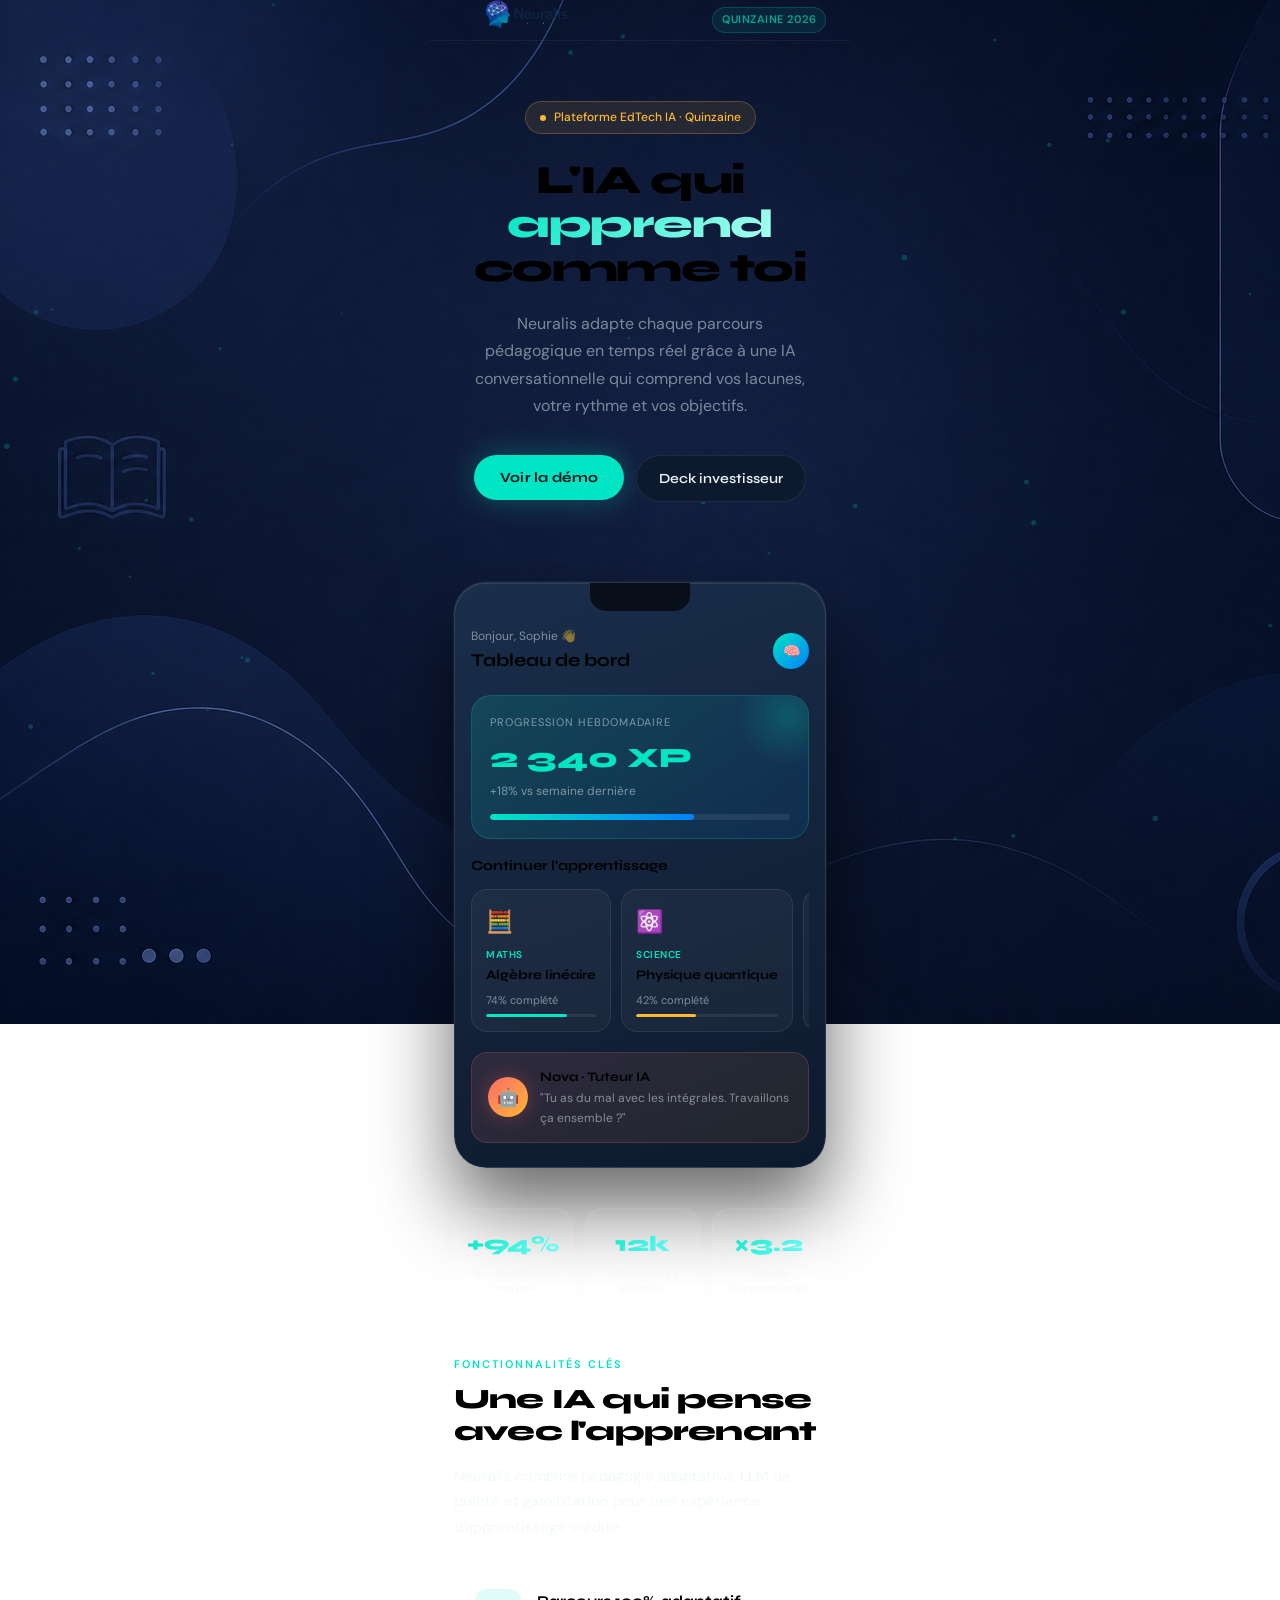
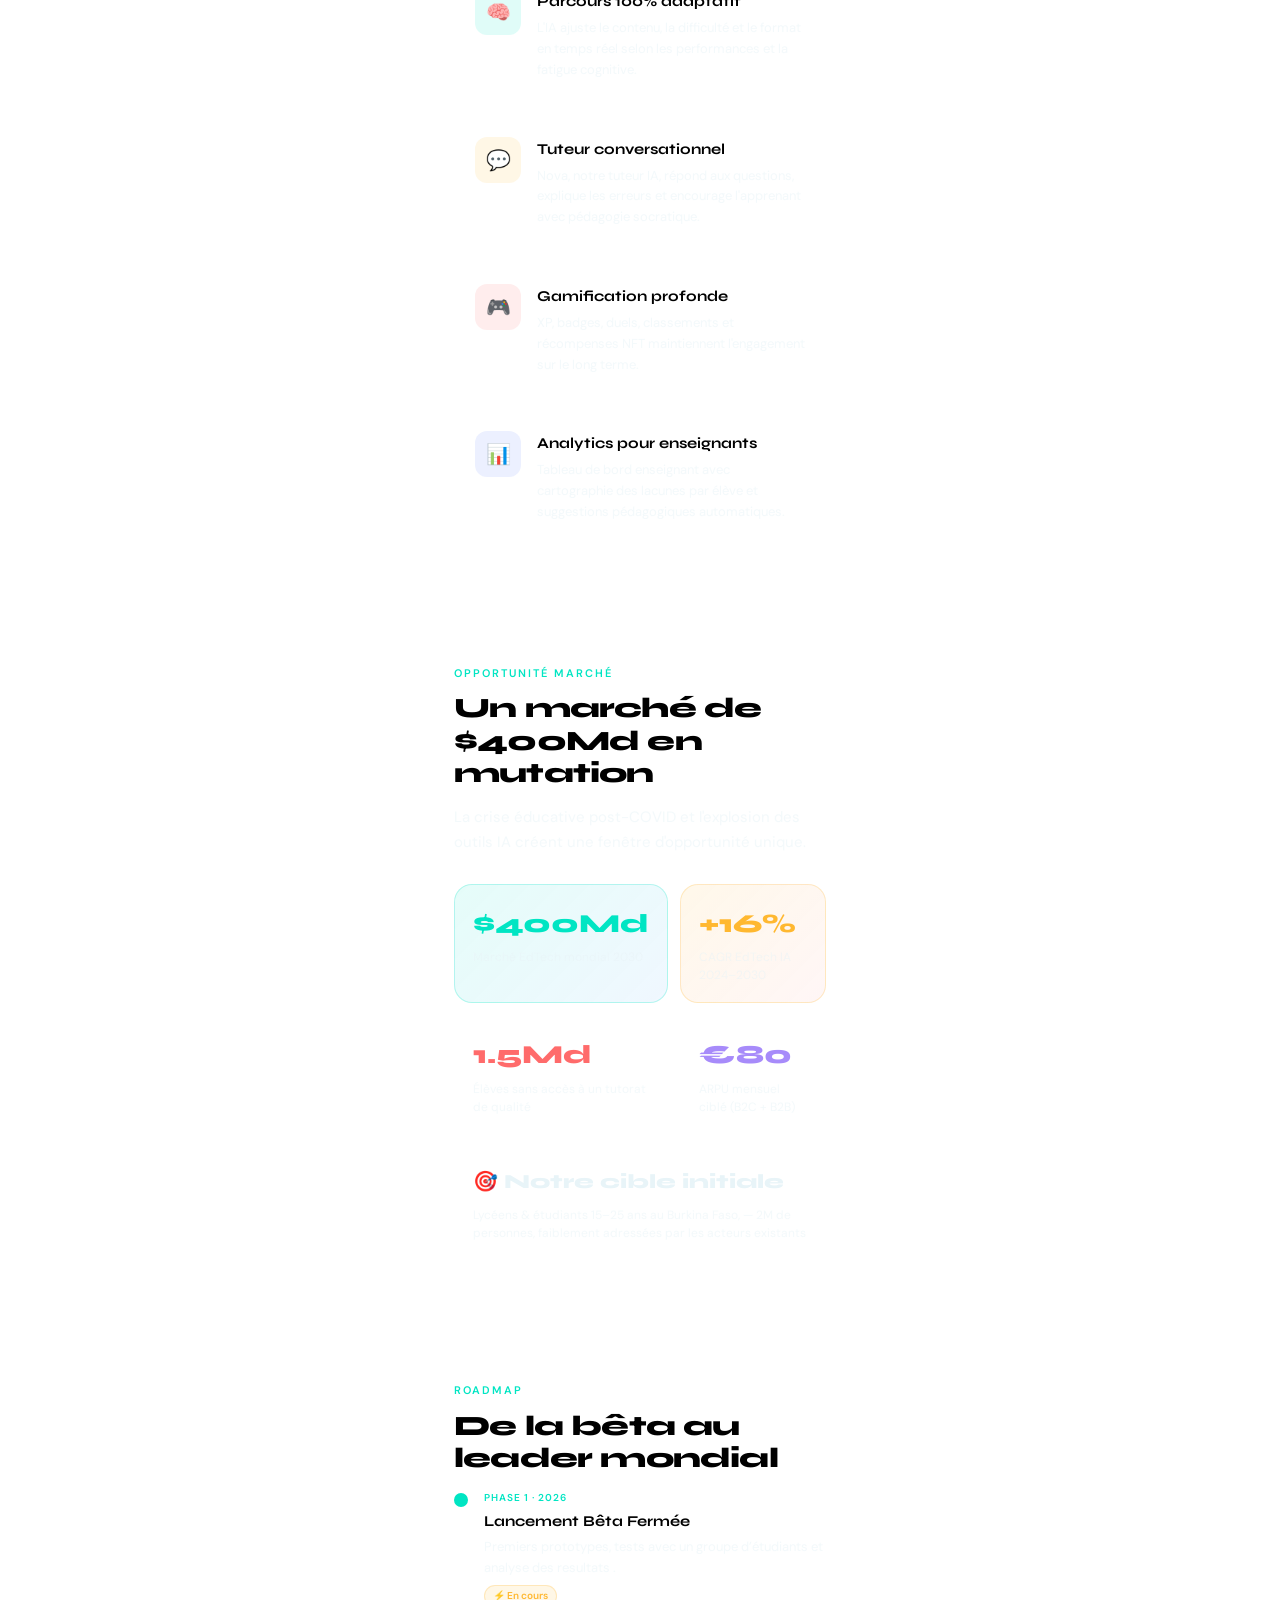
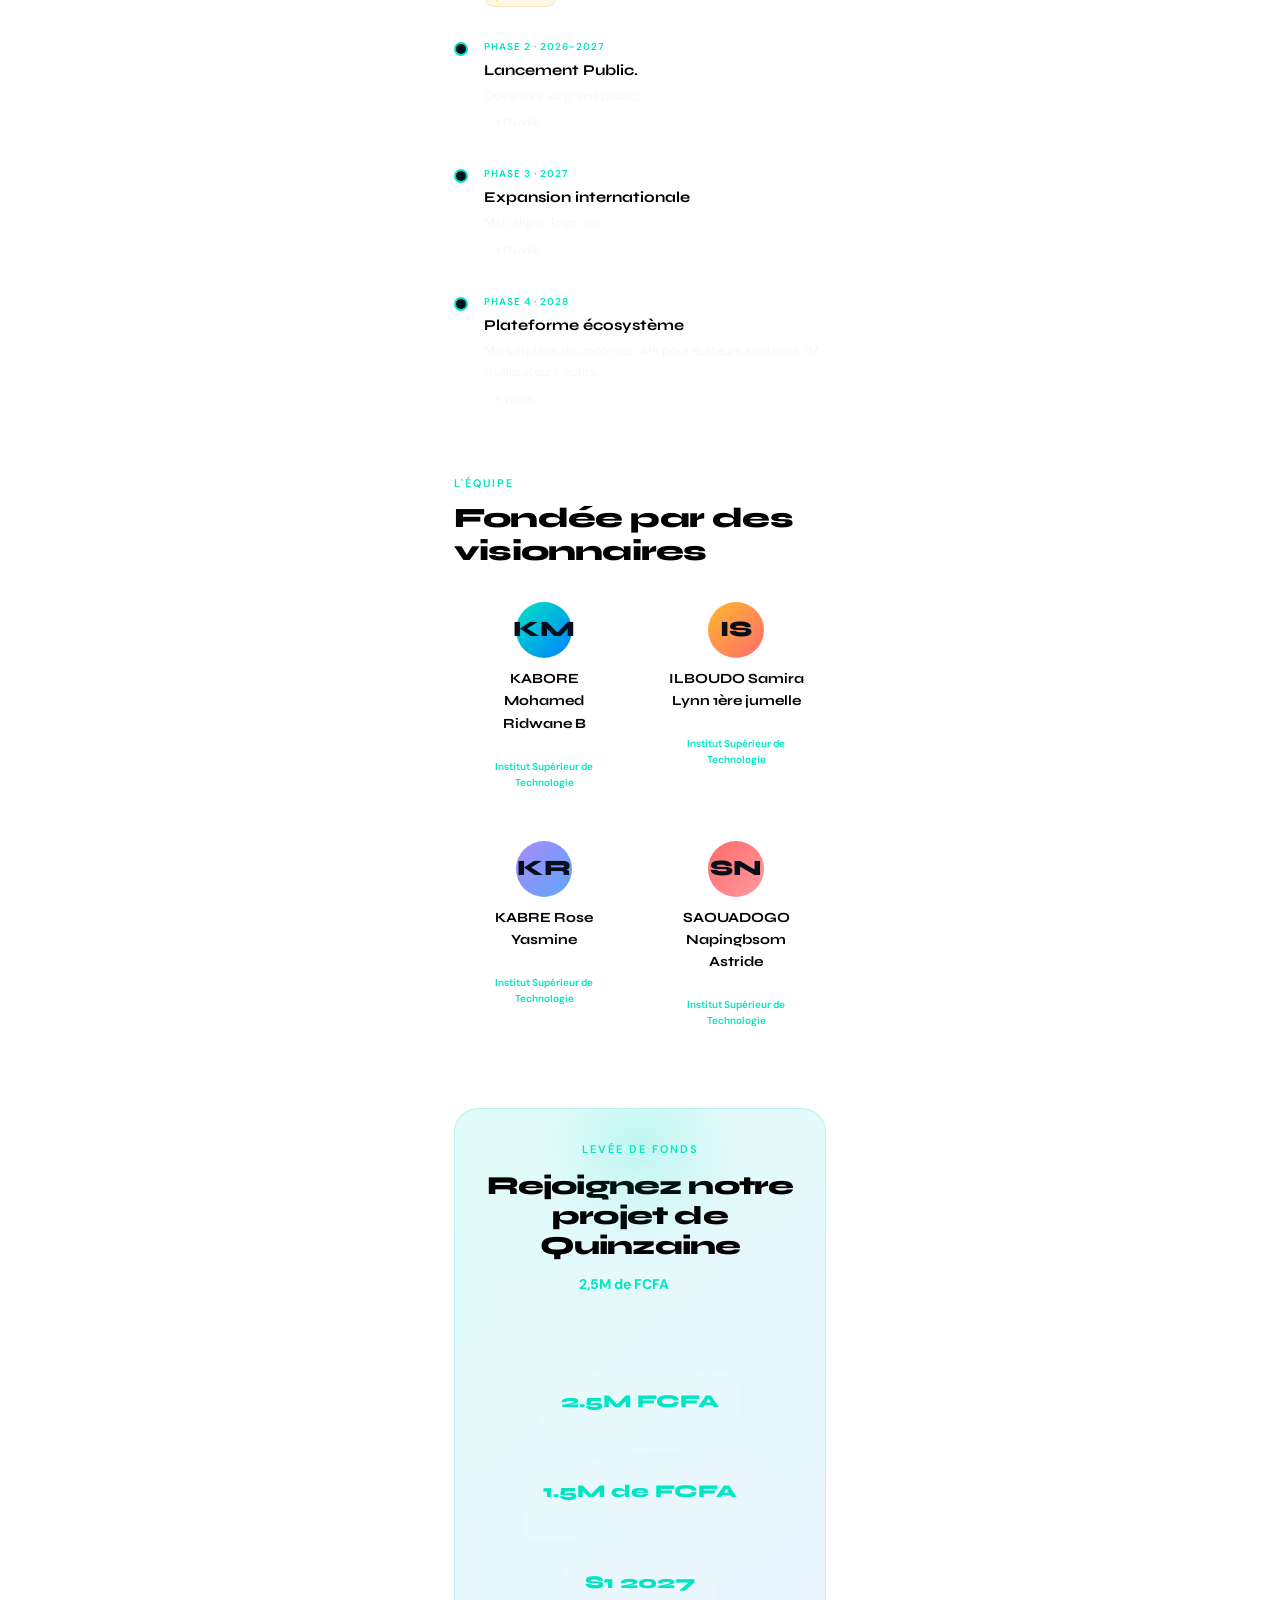
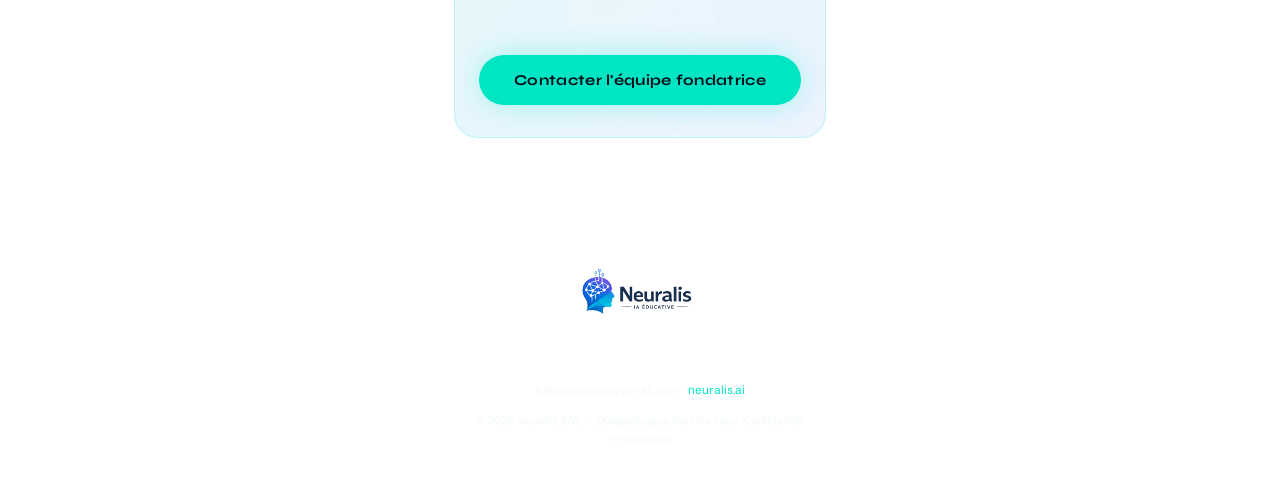
<file: index.html>
<!DOCTYPE html>
<html lang="fr">
<head>
<meta charset="UTF-8">
<meta name="viewport" content="width=device-width, initial-scale=1.0">
<title>Neuralis — L'éducation réinventée par l'IA</title>
<link rel="stylesheet" href="style.css">
<link href="https://fonts.googleapis.com/css2?family=Syne:wght@400;600;700;800&family=DM+Sans:ital,wght@0,300;0,400;0,500;1,300&display=swap" rel="stylesheet">
</head>
<body>
<canvas id="neural-bg"></canvas>
<div class="page">
  <!-- NAV -->
  <nav>
    <div class="logo">
      <img src="assets/logo1.png" width="150px" alt="">
    </div>
    <div class="beta-badge">quinzaine 2026</div>
  </nav>
  <!-- HERO -->
  <div class="hero">
    <div class="hero-eyebrow">Plateforme EdTech IA · Quinzaine</div>
    <h1>L'IA qui <em>apprend</em><br>comme toi</h1>
    <p>Neuralis adapte chaque parcours pédagogique en temps réel grâce à une IA conversationnelle qui comprend vos lacunes, votre rythme et vos objectifs.</p>
    <div class="hero-cta">
      <form action="demo.html">
      <button class="btn-primary">Voir la démo</button>
      </form>
      <form action="deck.html">
      <button class="btn-ghost">Deck investisseur</button>
      </form>
    </div>
  </div>
  <!-- PHONE MOCKUP -->
  <div class="mockup-wrap">
    <div class="phone-frame">
      <div class="phone-notch"></div>
      <div class="app-screen">
        <div class="app-header">
          <div>
            <div class="app-greeting">Bonjour, Sophie 👋</div>
            <div class="app-name">Tableau de bord</div>
          </div>
          <div class="app-avatar">🧠</div>
        </div>
        <div class="xp-card">
          <div class="xp-label">Progression hebdomadaire</div>
          <div class="xp-value">2 340 XP</div>
          <div class="xp-sub">+18% vs semaine dernière</div>
          <div class="xp-bar-bg"><div class="xp-bar"></div></div>
        </div>
        <div class="app-section-title">Continuer l'apprentissage</div>
        <div class="course-row">
          <div class="course-card">
            <div class="course-icon">🧮</div>
            <div class="course-tag">Maths</div>
            <div class="course-name">Algèbre linéaire</div>
            <div class="course-prog">74% complété</div>
            <div class="mini-bar"><div class="mini-fill" style="width:74%"></div></div>
          </div>
          <div class="course-card">
            <div class="course-icon">⚛️</div>
            <div class="course-tag">Science</div>
            <div class="course-name">Physique quantique</div>
            <div class="course-prog">42% complété</div>
            <div class="mini-bar"><div class="mini-fill" style="width:42%; background:var(--amber);"></div></div>
          </div>
          <div class="course-card">
            <div class="course-icon">🌍</div>
            <div class="course-tag">Histoire</div>
            <div class="course-name">XX siècle</div>
            <div class="course-prog">20% complété</div>
            <div class="mini-bar"><div class="mini-fill" style="width:20%; background:var(--coral);"></div></div>
          </div>
        </div>
        <div class="ai-tutor-card">
          <div class="ai-orb">🤖</div>
          <div class="ai-tutor-text">
            <strong>Nova · Tuteur IA</strong>
            <span>"Tu as du mal avec les intégrales. Travaillons ça ensemble ?"</span>
          </div>
        </div>
      </div>
    </div>
  </div>
  <!-- STATS -->
  <div class="stats-strip">
    <div class="stat-box">
      <span class="stat-num">+94%</span>
      <div class="stat-label">Taux de rétention moyen</div>
    </div>
    <div class="stat-box">
      <span class="stat-num">12k</span>
      <div class="stat-label">Bêta-testeurs attendus</div>
    </div>
    <div class="stat-box">
      <span class="stat-num">×3.2</span>
      <div class="stat-label">Vitesse d'apprentissage</div>
    </div>
  </div>
  <!-- FEATURES -->
  <section>
    <div class="section-label">Fonctionnalités clés</div>
    <h2>Une IA qui pense<br>avec l'apprenant</h2>
    <p class="section-desc">Neuralis combine pédagogie adaptative, LLM de pointe et gamification pour une expérience d'apprentissage inédite.</p>
    <div class="feature-list">
      <div class="feature-card anim-reveal">
        <div class="feature-icon fi-cyan">🧠</div>
        <div class="feature-text">
          <h3>Parcours 100% adaptatif</h3>
          <p>L'IA ajuste le contenu, la difficulté et le format en temps réel selon les performances et la fatigue cognitive.</p>
        </div>
      </div>
      <div class="feature-card anim-reveal">
        <div class="feature-icon fi-amber">💬</div>
        <div class="feature-text">
          <h3>Tuteur conversationnel</h3>
          <p>Nova, notre tuteur IA, répond aux questions, explique les erreurs et encourage l'apprenant avec pédagogie socratique.</p>
        </div>
      </div>
      <div class="feature-card anim-reveal">
        <div class="feature-icon fi-coral">🎮</div>
        <div class="feature-text">
          <h3>Gamification profonde</h3>
          <p>XP, badges, duels, classements et récompenses NFT maintiennent l'engagement sur le long terme.</p>
        </div>
      </div>
      <div class="feature-card anim-reveal">
        <div class="feature-icon fi-blue">📊</div>
        <div class="feature-text">
          <h3>Analytics pour enseignants</h3>
          <p>Tableau de bord enseignant avec cartographie des lacunes par élève et suggestions pédagogiques automatiques.</p>
        </div>
      </div>
    </div>
  </section>
  <div class="divider"></div>
  <!-- MARKET -->
  <section>
    <div class="section-label">Opportunité marché</div>
    <h2>Un marché de<br>$400Md en mutation</h2>
    <p class="section-desc">La crise éducative post-COVID et l'explosion des outils IA créent une fenêtre d'opportunité unique.</p>
    <div class="market-grid anim-reveal">
      <div class="market-tile accent">
        <span class="big">$400Md</span>
        <div class="lbl">Marché EdTech mondial 2030</div>
      </div>
      <div class="market-tile amber-accent">
        <span class="big">+16%</span>
        <div class="lbl">CAGR EdTech IA 2024–2030</div>
      </div>
      <div class="market-tile">
        <span class="big" style="color:var(--coral)">1.5Md</span>
        <div class="lbl">Élèves sans accès à un tutorat de qualité</div>
      </div>
      <div class="market-tile">
        <span class="big" style="color:#a78bfa">€80</span>
        <div class="lbl">ARPU mensuel ciblé (B2C + B2B)</div>
      </div>
      <div class="market-tile wide" style="background:rgba(255,255,255,0.03); border-color:var(--border);">
        <span class="big" style="color:var(--text); font-size:20px;">🎯 Notre cible initiale</span>
        <div class="lbl" style="margin-top:8px;">Lycéens & étudiants 15–25 ans au Burkina Faso, — 2M de personnes, faiblement adressées par les acteurs existants</div>
      </div>
    </div>
  </section>
  <div class="divider"></div>
  <!-- TESTIMONIALS -->
  <!--
  <section>
    <div class="section-label">Retours bêta</div>
    <h2>Ce que disent<br>nos premiers utilisateurs</h2>
    <div class="testi-list">
      <div class="testi-card anim-reveal">
        <div class="testi-stars">★★★★★</div>
        <div class="testi-quote">« Neuralis a compris que je bloquais sur les fractions en 3 questions. Mon prof ne l'avait pas vu en 3 mois. »</div>
        <div class="testi-author">
          <div class="testi-avatar av1">S</div>
          <div class="testi-info">
            <div class="name">Sophie M.</div>
            <div class="role">Lycéenne, Terminale S · Paris</div>
          </div>
        </div>
      </div>
      <div class="testi-card anim-reveal">
        <div class="testi-stars">★★★★★</div>
        <div class="testi-quote">« Je prépare mes cours avec les analytics Neuralis. Je sais exactement où chaque élève en est. »</div>
        <div class="testi-author">
          <div class="testi-avatar av2">A</div>
          <div class="testi-info">
            <div class="name">Alexandre D.</div>
            <div class="role">Professeur de Maths · Lycée Carnot, Lyon</div>
          </div>
        </div>
      </div>
      <div class="testi-card anim-reveal">
        <div class="testi-stars">★★★★☆</div>
        <div class="testi-quote">« L'interface est addictive. Mon fils demande à faire ses devoirs tout seul maintenant. Je n'y croyais pas. »</div>
        <div class="testi-author">
          <div class="testi-avatar av3">N</div>
          <div class="testi-info">
            <div class="name">Nadia B.</div>
            <div class="role">Parent · Marseille</div>
          </div>
        </div>
      </div>
    </div>
  </section>
  <div class="divider"></div>
  -->
  <!-- ROADMAP -->
  <section>
    <div class="section-label">Roadmap</div>
    <h2>De la bêta au<br>leader mondial</h2>
    <div class="roadmap">
      <div class="roadmap-item anim-reveal">
        <div class="rm-track"><div class="rm-dot filled"></div><div class="rm-line"></div></div>
        <div class="rm-content">
          <div class="rm-phase">Phase 1 · 2026</div>
          <div class="rm-title">Lancement Bêta Fermée</div>
          <div class="rm-desc">Premiers prototypes, tests avec un groupe d’étudiants et analyse des resultats .</div>
          <span class="rm-badge rm-now">⚡ En cours</span>
        </div>
      </div>
      <div class="roadmap-item anim-reveal">
        <div class="rm-track"><div class="rm-dot"></div><div class="rm-line"></div></div>
        <div class="rm-content">
          <div class="rm-phase">Phase 2 · 2026-2027</div>
          <div class="rm-title">Lancement Public.</div>
          <div class="rm-desc">Ouverture au grand public.</div>
          <span class="rm-badge rm-next">→ Planifié</span>
        </div>
      </div>
      <div class="roadmap-item anim-reveal">
        <div class="rm-track"><div class="rm-dot"></div><div class="rm-line"></div></div>
        <div class="rm-content">
          <div class="rm-phase">Phase 3 · 2027</div>
          <div class="rm-title">Expansion internationale</div>
          <div class="rm-desc">Mali, Niger, Togo, etc.</div>
          <span class="rm-badge rm-next">→ Planifié</span>
        </div>
      </div>
      <div class="roadmap-item anim-reveal">
        <div class="rm-track"><div class="rm-dot"></div></div>
        <div class="rm-content">
          <div class="rm-phase">Phase 4 · 2028</div>
          <div class="rm-title">Plateforme écosystème</div>
          <div class="rm-desc">Marketplace de contenus, API pour éditeurs scolaires, 1M d'utilisateurs actifs.</div>
          <span class="rm-badge rm-next">→ Vision</span>
        </div>
      </div>
    </div>
  </section>
  <!-- TEAM -->
  <section>
    <div class="section-label">L'équipe</div>
    <h2>Fondée par des<br>visionnaires</h2>
    <div class="team-grid anim-reveal">
      <div class="team-card">
        <div class="team-photo tp1">KM</div>
        <div class="name">KABORE Mohamed Ridwane B</div>
        <div class="role">CEO & Co-fondateur</div>
        <div class="school">Institut Supérieur de Technologie</div>
      </div>
      <div class="team-card">
        <div class="team-photo tp2">IS</div>
        <div class="name">ILBOUDO Samira Lynn 1ère jumelle</div>
        <div class="role">CTO & Co-fondatrice</div>
        <div class="school">Institut Supérieur de Technologie</div>
      </div>
      <div class="team-card">
        <div class="team-photo tp3">KR</div>
        <div class="name">KABRE Rose Yasmine</div>
        <div class="role">CPO & Co-fondatrice</div>
        <div class="school">Institut Supérieur de Technologie</div>
      </div>
      <div class="team-card">
        <div class="team-photo tp4">SN</div>
        <div class="name">SAOUADOGO Napingbsom Astride</div>
        <div class="role">HOP & Co-fondatrice</div>
        <div class="school">Institut Supérieur de Technologie</div>
      </div>
    </div>
  </section>
  <!-- INVEST CTA -->
  <div class="invest-section anim-reveal">
    <div class="section-label" style="justify-content:center; display:block; margin-bottom:12px;">Levée de fonds</div>
    <h2>Rejoignez notre<br>projet de Quinzaine</h2>
    <p>Nous levons <strong style="color:var(--cyan)">2,5M de FCFA</strong> pour accélérer le développement produit, les partenariats B2B et l'expansion en Afrique francophone.</p>
    <div class="invest-row">
      <div class="invest-kpi">
        <div class="k-val">2.5M FCFA</div>
        <div class="k-lbl">Objectif Quinzaine</div>
      </div>
      <div class="invest-kpi">
        <div class="k-val">1.5M de FCFA</div>
        <div class="k-lbl">Pour la phase 1</div>
      </div>
      <div class="invest-kpi">
        <div class="k-val">S1 2027</div>
        <div class="k-lbl">Lancement cible</div>
      </div>
    </div>
    <button class="btn-primary" style="width:100%; padding:16px; font-size:15px;">Contacter l'équipe fondatrice</button>
  </div>
  <!-- FOOTER -->
  <footer>
    <div class="footer-logo">
      <img src="assets/logo1.png" width="200" alt="">
    </div>
    <p>kaboridwane@gmail.com · <a href="#">neuralis.ai</a></p>
    <p style="margin-top:12px; font-size:11px;">© 2026 Neuralis SAS — Ouagadougou, Burkina Faso. Confidentiel investisseur.</p>
  </footer>
</div>
<script src="script.js"></script>
</body>
</html>
</file>
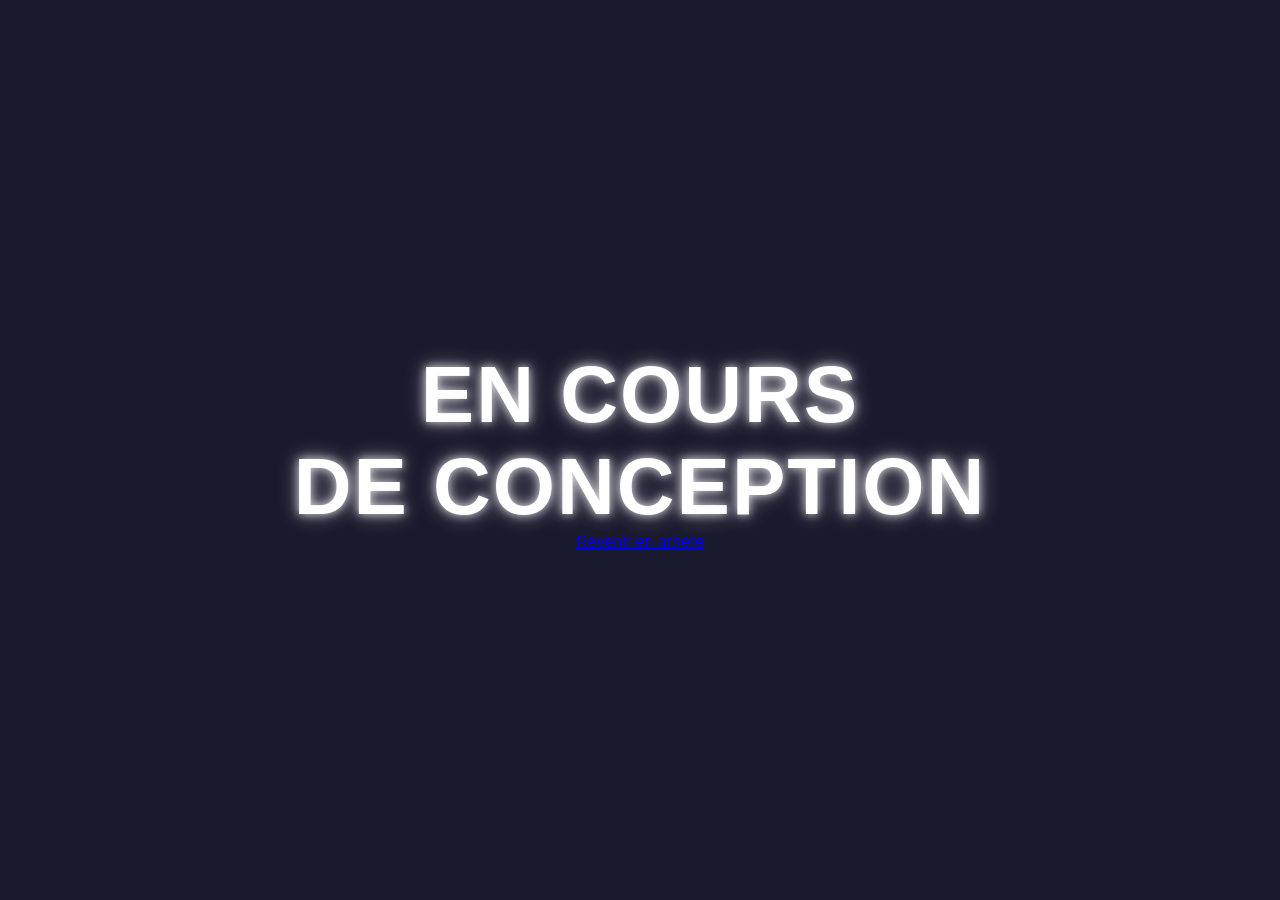
<file: deck.html>
<!DOCTYPE html>
<html lang="fr">
<head>
    <meta charset="UTF-8">
    <meta name="viewport" content="width=device-width, initial-scale=1.0">
    <title>deck investisseurs</title>
    <style>
        /* Réinitialisation de base pour utiliser tout l'écran */
        body, html {
            margin: 0;
            padding: 0;
            height: 100%;
            width: 100%;
            overflow: hidden; /* Empêche les barres de défilement */
            display: flex;
            justify-content: center;
            align-items: center;
            font-family: 'Montserrat', sans-serif; /* Une police moderne et grasse */
            background-color: #1a1a2e; /* Couleur de fond de sécurité */
        }

        /* --- Animation de l'arrière-plan flou --- */
        .background-animated {
            position: fixed;
            top: -10%; /* Légèrement plus grand pour éviter les bords blancs lors du mouvement */
            left: -10%;
            width: 120%;
            height: 120%;
            /* Dégradé de couleurs vives */
            background: linear-gradient(45deg, #ff007f, #7a00ff, #00e5ff, #ff007f);
            background-size: 400% 400%; /* Taille nécessaire pour l'animation de déplacement */
            filter: blur(80px); /* Applique le flou puissant */
            z-index: -1; /* Place le fond derrière le texte */
            
            /* Liaison de l'animation CSS */
            animation: gradientMovement 15s ease infinite;
        }

        /* Définition des étapes de l'animation du fond */
        @keyframes gradientMovement {
            0% {
                background-position: 0% 50%;
            }
            50% {
                background-position: 100% 50%;
            }
            100% {
                background-position: 0% 50%;
            }
        }

        /* --- Style et Animation du texte --- */
        .text-container {
            text-align: center;
            padding: 20px;
        }

        h1 {
            color: white;
            text-transform: uppercase; /* Tout en majuscules */
            font-size: 5rem; /* Taille très grande */
            font-weight: 900;
            letter-spacing: 2px;
            margin: 0;
            
            /* Ajout d'une lueur initiale pour la lisibilité */
            text-shadow: 0 0 10px rgba(255, 255, 255, 0.8),
                         0 0 20px rgba(255, 255, 255, 0.5);
            
            /* Liaison de l'animation CSS pour le texte */
            animation: textPulse 3s ease-in-out infinite;
        }

        /* Définition des étapes de l'animation du texte (pulsation lumineuse) */
        @keyframes textPulse {
            0%, 100% {
                text-shadow: 0 0 10px rgba(255, 255, 255, 0.8),
                             0 0 20px rgba(255, 255, 255, 0.5);
                transform: scale(1);
            }
            50% {
                text-shadow: 0 0 20px rgba(255, 255, 255, 1),
                             0 0 40px rgba(0, 229, 255, 0.8),
                             0 0 60px rgba(0, 229, 255, 0.6);
                transform: scale(1.02); /* Léger grossissement pour accentuer l'effet */
            }
        }

        /* Optimisation pour les écrans mobiles */
        @media (max-width: 768px) {
            h1 {
                font-size: 2.5rem;
            }
        }
    </style>
</head>
<body>

    <div class="background-animated"></div>

    <div class="text-container">
        <h1>En cours<br>de conception</h1>
      <a href="neuralis.html">Revenir en arrière</a>
    </div>

</body>
</html>
</file>
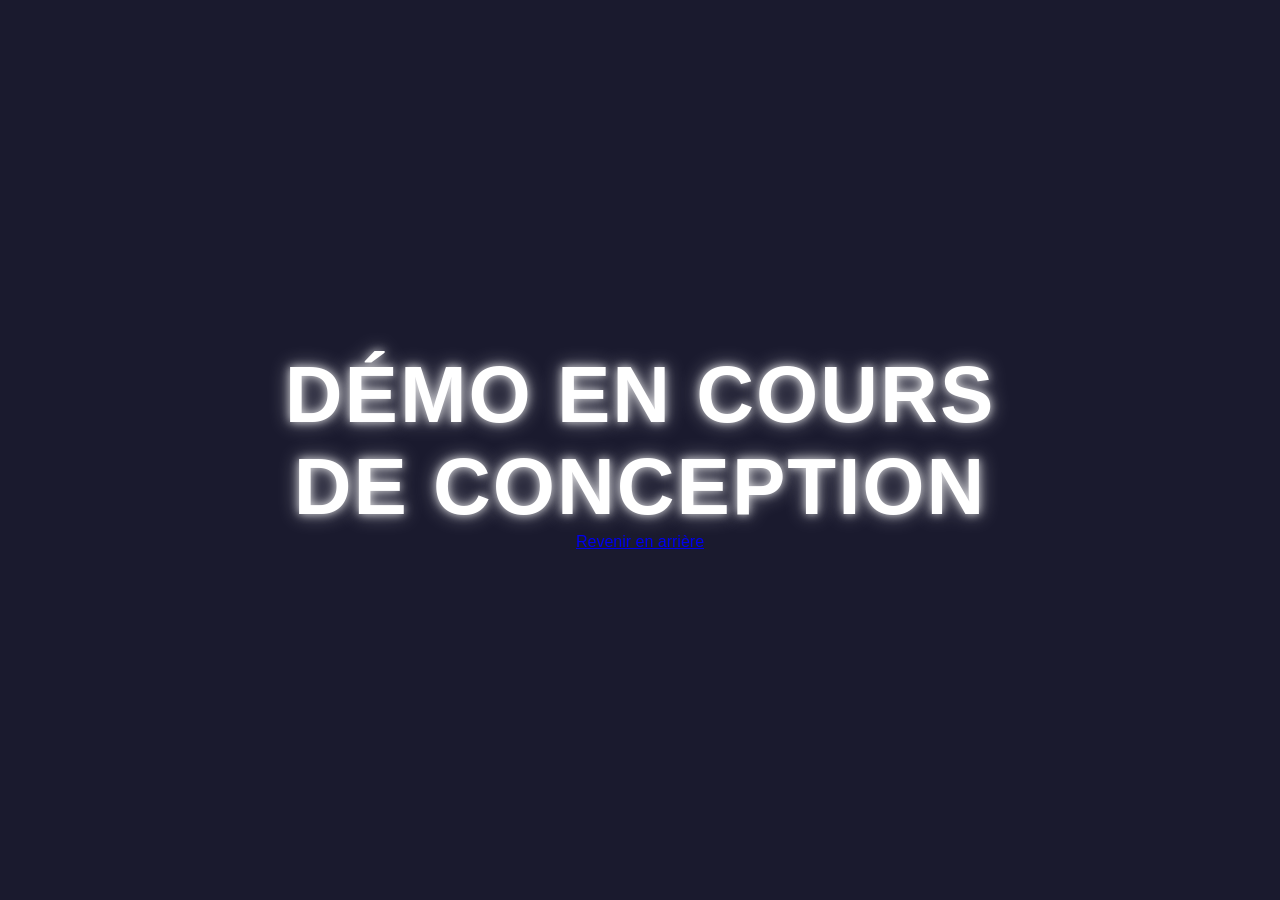
<file: demo.html>
<!DOCTYPE html>
<html lang="fr">
<head>
    <meta charset="UTF-8">
    <meta name="viewport" content="width=device-width, initial-scale=1.0">
    <title>Démo Neuralis</title>
    <style>
        /* Réinitialisation de base pour utiliser tout l'écran */
        body, html {
            margin: 0;
            padding: 0;
            height: 100%;
            width: 100%;
            overflow: hidden; /* Empêche les barres de défilement */
            display: flex;
            justify-content: center;
            align-items: center;
            font-family: 'Montserrat', sans-serif; /* Une police moderne et grasse */
            background-color: #1a1a2e; /* Couleur de fond de sécurité */
        }

        /* --- Animation de l'arrière-plan flou --- */
        .background-animated {
            position: fixed;
            top: -10%; /* Légèrement plus grand pour éviter les bords blancs lors du mouvement */
            left: -10%;
            width: 120%;
            height: 120%;
            /* Dégradé de couleurs vives */
            background: linear-gradient(45deg, #ff007f, #7a00ff, #00e5ff, #ff007f);
            background-size: 400% 400%; /* Taille nécessaire pour l'animation de déplacement */
            filter: blur(80px); /* Applique le flou puissant */
            z-index: -1; /* Place le fond derrière le texte */
            
            /* Liaison de l'animation CSS */
            animation: gradientMovement 15s ease infinite;
        }

        /* Définition des étapes de l'animation du fond */
        @keyframes gradientMovement {
            0% {
                background-position: 0% 50%;
            }
            50% {
                background-position: 100% 50%;
            }
            100% {
                background-position: 0% 50%;
            }
        }

        /* --- Style et Animation du texte --- */
        .text-container {
            text-align: center;
            padding: 20px;
        }

        h1 {
            color: white;
            text-transform: uppercase; /* Tout en majuscules */
            font-size: 5rem; /* Taille très grande */
            font-weight: 900;
            letter-spacing: 2px;
            margin: 0;
            
            /* Ajout d'une lueur initiale pour la lisibilité */
            text-shadow: 0 0 10px rgba(255, 255, 255, 0.8),
                         0 0 20px rgba(255, 255, 255, 0.5);
            
            /* Liaison de l'animation CSS pour le texte */
            animation: textPulse 3s ease-in-out infinite;
        }

        /* Définition des étapes de l'animation du texte (pulsation lumineuse) */
        @keyframes textPulse {
            0%, 100% {
                text-shadow: 0 0 10px rgba(255, 255, 255, 0.8),
                             0 0 20px rgba(255, 255, 255, 0.5);
                transform: scale(1);
            }
            50% {
                text-shadow: 0 0 20px rgba(255, 255, 255, 1),
                             0 0 40px rgba(0, 229, 255, 0.8),
                             0 0 60px rgba(0, 229, 255, 0.6);
                transform: scale(1.02); /* Léger grossissement pour accentuer l'effet */
            }
        }

        /* Optimisation pour les écrans mobiles */
        @media (max-width: 768px) {
            h1 {
                font-size: 2.5rem;
            }
        }
    </style>
</head>
<body>

    <div class="background-animated"></div>

    <div class="text-container">
        <h1>Démo en cours<br>de conception</h1>
        <a href="neuralis.html">Revenir en arrière</a>
    </div>

</body>
</html>
</file>
<file: style.css>
:root {
    --ink: #080f1a;
    --ink2: #0d1a2e;
    --surface: #0f2040;
    --card: rgba(255,255,255,0.04);
    --border: rgba(255,255,255,0.08);
    --cyan: #00e5c3;
    --amber: #ffb830;
    --coral: #ff6b6b;
    --text: #e8f4f8;
    --muted: rgba(232,244,248,0.5);
    --r: 18px;
    --max: 420px;
  }
  *, *::before, *::after { box-sizing: border-box; margin: 0; padding: 0; }

  html { scroll-behavior: smooth; }

  body {
    /*background: var(--ink);
    color: var(--text);*/
    background-image: url('assets/fond.png');
    background-attachment: fixed;
    background-repeat: no-repeat;
    font-family: 'DM Sans', sans-serif;
    font-weight: 400;
    line-height: 1.6;
    min-height: 100vh;
    overflow-x: hidden;
  }

  /* ── CANVAS BACKGROUND ── */
  #neural-bg {
    position: fixed;
    inset: 0;
    z-index: 0;
    pointer-events: none;
    opacity: 0.35;
  }

  .page { position: relative; z-index: 1; max-width: var(--max); margin: 0 auto; }

  /* ── NAV ── */
  nav {
    display: flex;
    align-items: center;
    justify-content: space-between;
    padding: 20px 24px;
    position: sticky;
    height:20px;
    top: 0;
    z-index: 100;
    opacity: 70%;
    border-bottom: 1px solid var(--border);
  }
  nav img{
    height: 80%;
  }
  .logo {
   
  }
  .logo span { color: var(--amber); -webkit-text-fill-color: var(--amber); }
  .beta-badge {
    background: rgba(0,229,195,0.12);
    border: 1px solid rgba(0,229,195,0.3);
    color: var(--cyan);
    font-size: 11px;
    font-weight: 600;
    padding: 3px 9px;
    border-radius: 20px;
    letter-spacing: 0.5px;
    text-transform: uppercase;
  }

  /* ── HERO ── */
  .hero {
    padding: 60px 24px 40px;
    text-align: center;
  }
  .hero-eyebrow {
    display: inline-flex;
    align-items: center;
    gap: 8px;
    background: rgba(255,184,48,0.1);
    border: 1px solid rgba(255,184,48,0.25);
    border-radius: 20px;
    padding: 6px 14px;
    font-size: 12px;
    font-weight: 500;
    color: var(--amber);
    margin-bottom: 24px;
    animation: fadeUp 0.8s ease both;
  }
  .hero-eyebrow::before {
    content: '';
    width: 6px; height: 6px;
    border-radius: 50%;
    background: var(--amber);
    animation: pulse 2s infinite;
  }
  @keyframes pulse {
    0%,100%{ opacity:1; transform:scale(1); }
    50%{ opacity:0.5; transform:scale(1.4); }
  }

  h1 {
    font-family: 'Syne', sans-serif;
    font-weight: 800;
    font-size: 40px;
    line-height: 1.1;
    letter-spacing: -1.5px;
    margin-bottom: 20px;
    animation: fadeUp 0.8s 0.1s ease both;
  }
  h1 em {
    font-style: normal;
    background: linear-gradient(135deg, var(--cyan) 0%, #a0ffee 50%, var(--cyan) 100%);
    background-size: 200%;
    -webkit-background-clip: text;
    -webkit-text-fill-color: transparent;
    animation: shimmer 3s infinite linear;
  }
  @keyframes shimmer {
    0%{ background-position: 0% 50%; }
    100%{ background-position: 200% 50%; }
  }

  .hero p {
    color: var(--muted);
    font-size: 16px;
    line-height: 1.7;
    max-width: 340px;
    margin: 0 auto 36px;
    animation: fadeUp 0.8s 0.2s ease both;
  }

  .hero-cta {
    display: flex;
    gap: 12px;
    justify-content: center;
    animation: fadeUp 0.8s 0.3s ease both;
  }
  .btn-primary {
    background: var(--cyan);
    color: var(--ink);
    font-family: 'Syne', sans-serif;
    font-weight: 700;
    font-size: 14px;
    padding: 14px 26px;
    border-radius: 50px;
    border: none;
    cursor: pointer;
    letter-spacing: 0.3px;
    transition: transform 0.2s, box-shadow 0.2s;
    box-shadow: 0 0 30px rgba(0,229,195,0.3);
  }
  .btn-primary:hover { transform: translateY(-2px); box-shadow: 0 0 40px rgba(0,229,195,0.5); }
  .btn-ghost {
    background-color: #0d1a2e;
    color: var(--text);
    font-family: 'Syne', sans-serif;
    font-weight: 600;
    font-size: 14px;
    padding: 14px 22px;
    border-radius: 50px;
    border: 1px solid var(--border);
    cursor: pointer;
    transition: border-color 0.2s, background 0.2s;
  }
  .btn-ghost:hover { border-color: var(--cyan); background-color: #5899f3; }

  /* ── APP MOCKUP ── */
  .mockup-wrap {
    padding: 40px 24px 0;
    animation: fadeUp 0.8s 0.4s ease both;
  }
  .phone-frame {
    background: linear-gradient(160deg, #1a2e4a 0%, #0d1a2e 100%);
    border-radius: 32px;
    border: 1.5px solid rgba(255,255,255,0.1);
    overflow: hidden;
    box-shadow: 0 40px 80px rgba(0,0,0,0.6), 0 0 0 1px rgba(255,255,255,0.05), inset 0 1px 0 rgba(255,255,255,0.1);
    position: relative;
  }
  .phone-notch {
    width: 100px; height: 28px;
    background: #080f1a;
    border-radius: 0 0 16px 16px;
    margin: 0 auto;
    position: relative;
    z-index: 2;
  }
  .app-screen { padding: 0 16px 24px; }
  .app-header {
    display: flex;
    align-items: center;
    justify-content: space-between;
    padding: 16px 0 20px;
  }
  .app-greeting { font-size: 12px; color: var(--muted); }
  .app-name { font-family: 'Syne', sans-serif; font-weight: 700; font-size: 18px; }
  .app-avatar {
    width: 36px; height: 36px;
    border-radius: 50%;
    background: linear-gradient(135deg, var(--cyan), #0080ff);
    display: flex; align-items: center; justify-content: center;
    font-size: 14px;
  }

  .xp-card {
    background: linear-gradient(135deg, rgba(0,229,195,0.15), rgba(0,128,255,0.1));
    border: 1px solid rgba(0,229,195,0.2);
    border-radius: 20px;
    padding: 18px;
    margin-bottom: 16px;
    position: relative;
    overflow: hidden;
  }
  .xp-card::after {
    content: '';
    position: absolute;
    top: -30px; right: -30px;
    width: 100px; height: 100px;
    background: radial-gradient(circle, rgba(0,229,195,0.2), transparent 70%);
    border-radius: 50%;
  }
  .xp-label { font-size: 11px; color: var(--muted); text-transform: uppercase; letter-spacing: 1px; margin-bottom: 4px; }
  .xp-value { font-family: 'Syne', sans-serif; font-weight: 800; font-size: 28px; color: var(--cyan); }
  .xp-sub { font-size: 12px; color: var(--muted); margin-top: 2px; }
  .xp-bar-bg { background: rgba(255,255,255,0.08); border-radius: 4px; height: 6px; margin-top: 12px; overflow: hidden; }
  .xp-bar { width: 68%; height: 100%; background: linear-gradient(90deg, var(--cyan), #0080ff); border-radius: 4px; animation: growBar 1.5s 1s ease both; }
  @keyframes growBar { from { width: 0%; } }

  .app-section-title { font-family: 'Syne', sans-serif; font-weight: 700; font-size: 14px; margin-bottom: 12px; }

  .course-row { display: flex; gap: 10px; overflow-x: auto; padding-bottom: 4px; scrollbar-width: none; }
  .course-row::-webkit-scrollbar { display: none; }
  .course-card {
    min-width: 130px;
    background: var(--card);
    border: 1px solid var(--border);
    border-radius: 16px;
    padding: 14px;
    flex-shrink: 0;
  }
  .course-icon { font-size: 22px; margin-bottom: 8px; }
  .course-tag { font-size: 10px; color: var(--cyan); font-weight: 600; text-transform: uppercase; letter-spacing: 0.5px; margin-bottom: 4px; }
  .course-name { font-family: 'Syne', sans-serif; font-weight: 700; font-size: 13px; line-height: 1.3; }
  .course-prog { font-size: 11px; color: var(--muted); margin-top: 8px; }
  .mini-bar { height: 3px; background: rgba(255,255,255,0.08); border-radius: 2px; margin-top: 4px; overflow: hidden; }
  .mini-fill { height: 100%; border-radius: 2px; background: var(--cyan); }

  .ai-tutor-card {
    background: linear-gradient(135deg, rgba(255,107,107,0.12), rgba(255,184,48,0.08));
    border: 1px solid rgba(255,107,107,0.2);
    border-radius: 16px;
    padding: 14px 16px;
    margin-top: 16px;
    display: flex;
    align-items: center;
    gap: 12px;
  }
  .ai-orb {
    width: 40px; height: 40px;
    border-radius: 50%;
    background: linear-gradient(135deg, var(--coral), var(--amber));
    flex-shrink: 0;
    display: flex; align-items: center; justify-content: center;
    font-size: 18px;
    box-shadow: 0 0 20px rgba(255,107,107,0.3);
  }
  .ai-tutor-text { font-size: 12px; }
  .ai-tutor-text strong { display: block; font-family: 'Syne', sans-serif; font-size: 13px; margin-bottom: 2px; }
  .ai-tutor-text span { color: var(--muted); }

  /* ── STATS STRIP ── */
  .stats-strip {
    display: grid;
    grid-template-columns: repeat(3, 1fr);
    gap: 12px;
    padding: 40px 24px;
  }
  .stat-box {
    background: var(--card);
    border: 1px solid var(--border);
    border-radius: var(--r);
    padding: 18px 12px;
    text-align: center;
    animation: fadeUp 0.6s ease both;
  }
  .stat-box:nth-child(1){ animation-delay: 0.1s; }
  .stat-box:nth-child(2){ animation-delay: 0.2s; }
  .stat-box:nth-child(3){ animation-delay: 0.3s; }
  .stat-num {
    font-family: 'Syne', sans-serif;
    font-weight: 800;
    font-size: 22px;
    background: linear-gradient(135deg, var(--cyan), #7fffff);
    -webkit-background-clip: text;
    -webkit-text-fill-color: transparent;
    display: block;
  }
  .stat-label { font-size: 11px; color: var(--muted); margin-top: 4px; line-height: 1.4; }

  /* ── SECTION ── */
  section { padding: 0 24px 60px; }
  .section-label {
    font-size: 11px;
    text-transform: uppercase;
    letter-spacing: 2px;
    color: var(--cyan);
    font-weight: 600;
    margin-bottom: 10px;
  }
  h2 {
    font-family: 'Syne', sans-serif;
    font-weight: 800;
    font-size: 28px;
    letter-spacing: -0.8px;
    line-height: 1.15;
    margin-bottom: 16px;
  }
  .section-desc { color: var(--muted); font-size: 15px; line-height: 1.7; margin-bottom: 28px; }

  /* ── FEATURE CARDS ── */
  .feature-list { display: flex; flex-direction: column; gap: 14px; }
  .feature-card {
    background: var(--card);
    border: 1px solid var(--border);
    border-radius: var(--r);
    padding: 20px;
    display: flex;
    gap: 16px;
    align-items: flex-start;
    transition: border-color 0.3s, background 0.3s;
    animation: fadeUp 0.6s ease both;
  }
  .feature-card:hover { border-color: rgba(0,229,195,0.3); background: rgba(0,229,195,0.04); }
  .feature-icon {
    width: 46px; height: 46px;
    border-radius: 12px;
    display: flex; align-items: center; justify-content: center;
    font-size: 20px;
    flex-shrink: 0;
  }
  .fi-cyan { background: rgba(0,229,195,0.12); }
  .fi-amber { background: rgba(255,184,48,0.12); }
  .fi-coral { background: rgba(255,107,107,0.12); }
  .fi-blue { background: rgba(100,130,255,0.12); }
  .feature-text h3 { font-family: 'Syne', sans-serif; font-weight: 700; font-size: 15px; margin-bottom: 5px; }
  .feature-text p { font-size: 13px; color: var(--muted); line-height: 1.6; }

  /* ── MARKET ── */
  .market-grid { display: grid; grid-template-columns: 1fr 1fr; gap: 12px; }
  .market-tile {
    background: var(--card);
    border: 1px solid var(--border);
    border-radius: var(--r);
    padding: 18px;
  }
  .market-tile.wide { grid-column: span 2; }
  .market-tile.accent { background: linear-gradient(135deg, rgba(0,229,195,0.1), rgba(0,128,255,0.06)); border-color: rgba(0,229,195,0.25); }
  .market-tile .big { font-family: 'Syne', sans-serif; font-weight: 800; font-size: 26px; color: var(--cyan); display: block; }
  .market-tile .lbl { font-size: 12px; color: var(--muted); margin-top: 4px; line-height: 1.5; }
  .market-tile.amber-accent .big { color: var(--amber); }
  .market-tile.amber-accent { background: linear-gradient(135deg, rgba(255,184,48,0.1), rgba(255,107,107,0.06)); border-color: rgba(255,184,48,0.25); }

  /* ── TESTIMONIALS ── */
  .testi-list { display: flex; flex-direction: column; gap: 14px; }
  .testi-card {
    background: var(--card);
    border: 1px solid var(--border);
    border-radius: var(--r);
    padding: 20px;
    animation: fadeUp 0.6s ease both;
  }
  .testi-stars { color: var(--amber); font-size: 13px; margin-bottom: 10px; }
  .testi-quote { font-size: 14px; line-height: 1.7; color: var(--text); font-style: italic; margin-bottom: 14px; }
  .testi-author { display: flex; align-items: center; gap: 10px; }
  .testi-avatar {
    width: 32px; height: 32px; border-radius: 50%;
    display: flex; align-items: center; justify-content: center;
    font-size: 13px; font-weight: 700; color: var(--ink);
    font-family: 'Syne', sans-serif;
  }
  .av1 { background: linear-gradient(135deg, var(--cyan), #0080ff); }
  .av2 { background: linear-gradient(135deg, var(--amber), var(--coral)); }
  .av3 { background: linear-gradient(135deg, #a78bfa, #60a5fa); }
  .testi-info .name { font-family: 'Syne', sans-serif; font-weight: 700; font-size: 13px; }
  .testi-info .role { font-size: 11px; color: var(--muted); }

  /* ── ROADMAP ── */
  .roadmap { display: flex; flex-direction: column; gap: 0; }
  .roadmap-item {
    display: flex;
    gap: 16px;
    position: relative;
    padding-bottom: 28px;
  }
  .roadmap-item:last-child { padding-bottom: 0; }
  .rm-track {
    display: flex;
    flex-direction: column;
    align-items: center;
    flex-shrink: 0;
  }
  .rm-dot {
    width: 14px; height: 14px;
    border-radius: 50%;
    border: 2px solid var(--cyan);
    background: var(--ink);
    position: relative;
    z-index: 1;
    margin-top: 3px;
  }
  .rm-dot.filled { background: var(--cyan); }
  .rm-line {
    width: 2px;
    flex: 1;
    background: var(--border);
    margin-top: 4px;
  }
  .rm-content { padding-bottom: 4px; }
  .rm-phase { font-size: 10px; text-transform: uppercase; letter-spacing: 1px; color: var(--cyan); font-weight: 600; margin-bottom: 3px; }
  .rm-title { font-family: 'Syne', sans-serif; font-weight: 700; font-size: 15px; margin-bottom: 4px; }
  .rm-desc { font-size: 13px; color: var(--muted); line-height: 1.6; }
  .rm-badge {
    display: inline-block;
    font-size: 10px;
    padding: 2px 8px;
    border-radius: 20px;
    font-weight: 600;
    margin-top: 6px;
  }
  .rm-done { background: rgba(0,229,195,0.12); color: var(--cyan); border: 1px solid rgba(0,229,195,0.25); }
  .rm-now  { background: rgba(255,184,48,0.12); color: var(--amber); border: 1px solid rgba(255,184,48,0.25); }
  .rm-next { background: rgba(255,255,255,0.05); color: var(--muted); border: 1px solid var(--border); }

  /* ── INVEST CTA ── */
  .invest-section {
    margin: 0 24px 60px;
    background: linear-gradient(140deg, rgba(0,229,195,0.12) 0%, rgba(0,100,255,0.08) 100%);
    border: 1px solid rgba(0,229,195,0.2);
    border-radius: 24px;
    padding: 32px 24px;
    text-align: center;
    position: relative;
    overflow: hidden;
  }
  .invest-section::before {
    content: '';
    position: absolute;
    top: -60px; left: 50%;
    transform: translateX(-50%);
    width: 200px; height: 200px;
    background: radial-gradient(circle, rgba(0,229,195,0.15), transparent 70%);
    pointer-events: none;
  }
  .invest-section h2 { font-size: 26px; margin-bottom: 12px; }
  .invest-section p { font-size: 14px; color: var(--muted); margin-bottom: 28px; line-height: 1.7; }
  .invest-row { display: flex; gap: 12px; justify-content: center; flex-wrap: wrap; margin-bottom: 24px; }
  .invest-kpi {
    background: rgba(255,255,255,0.05);
    border: 1px solid var(--border);
    border-radius: 12px;
    padding: 14px 18px;
    min-width: 100px;
  }
  .invest-kpi .k-val { font-family: 'Syne', sans-serif; font-weight: 800; font-size: 18px; color: var(--cyan); }
  .invest-kpi .k-lbl { font-size: 11px; color: var(--muted); margin-top: 2px; }

  /* ── TEAM ── */
  .team-grid { display: grid; grid-template-columns: 1fr 1fr; gap: 12px; }
  .team-card {
    background: var(--card);
    border: 1px solid var(--border);
    border-radius: var(--r);
    padding: 18px;
    text-align: center;
  }
  .team-photo {
    width: 56px; height: 56px;
    border-radius: 50%;
    margin: 0 auto 10px;
    display: flex; align-items: center; justify-content: center;
    font-size: 22px;
    font-weight: 800;
    font-family: 'Syne', sans-serif;
    color: var(--ink);
  }
  .tp1 { background: linear-gradient(135deg, var(--cyan), #0080ff); }
  .tp2 { background: linear-gradient(135deg, var(--amber), var(--coral)); }
  .tp3 { background: linear-gradient(135deg, #a78bfa, #60a5fa); }
  .tp4 { background: linear-gradient(135deg, var(--coral), #ff9a9e); }
  .team-card .name { font-family: 'Syne', sans-serif; font-weight: 700; font-size: 14px; }
  .team-card .role { font-size: 11px; color: rgba(253, 253, 254, 0.12); margin-top: 2px; }
  .team-card .school { font-size: 10px; color: var(--cyan); margin-top: 4px; font-weight: 600; }

  /* ── FOOTER ── */
  footer {
    text-align: center;
    padding: 32px 24px 40px;
    border-top: 1px solid var(--border);
    color: var(--muted);
    font-size: 12px;
  }
  .footer-logo { font-family: 'Syne', sans-serif; font-weight: 800; font-size: 18px; margin-bottom: 8px; background: linear-gradient(135deg, var(--cyan), #7fffff); -webkit-background-clip: text; -webkit-text-fill-color: transparent; }
  footer a { color: var(--cyan); text-decoration: none; }

  @keyframes fadeUp {
    from { opacity: 0; transform: translateY(24px); }
    to   { opacity: 1; transform: translateY(0); }
  }

  /* scroll animation */
  .anim-reveal { opacity: 0; transform: translateY(30px); transition: opacity 0.6s ease, transform 0.6s ease; }
  .anim-reveal.visible { opacity: 1; transform: translateY(0); }

  /* ── DIVIDER ── */
  .divider { height: 1px; background: var(--border); margin: 0 24px 60px; }
</file>
